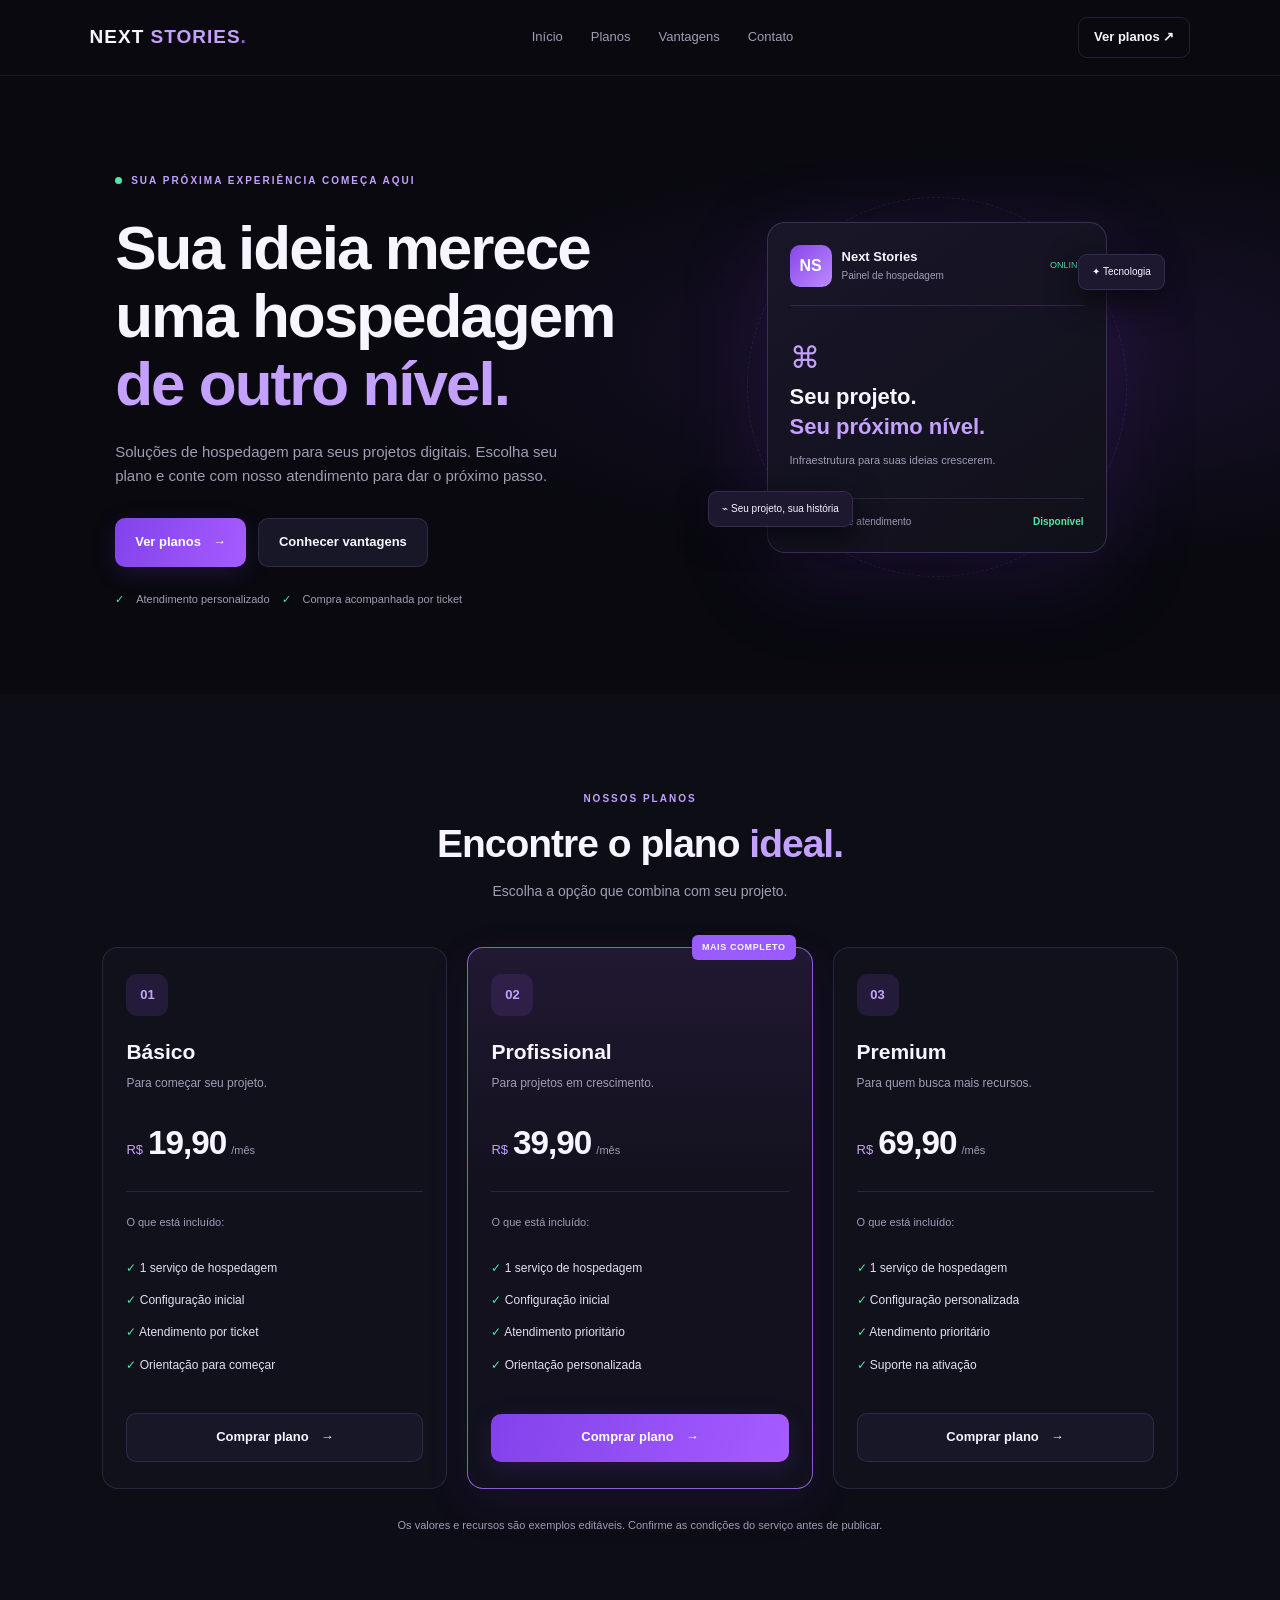
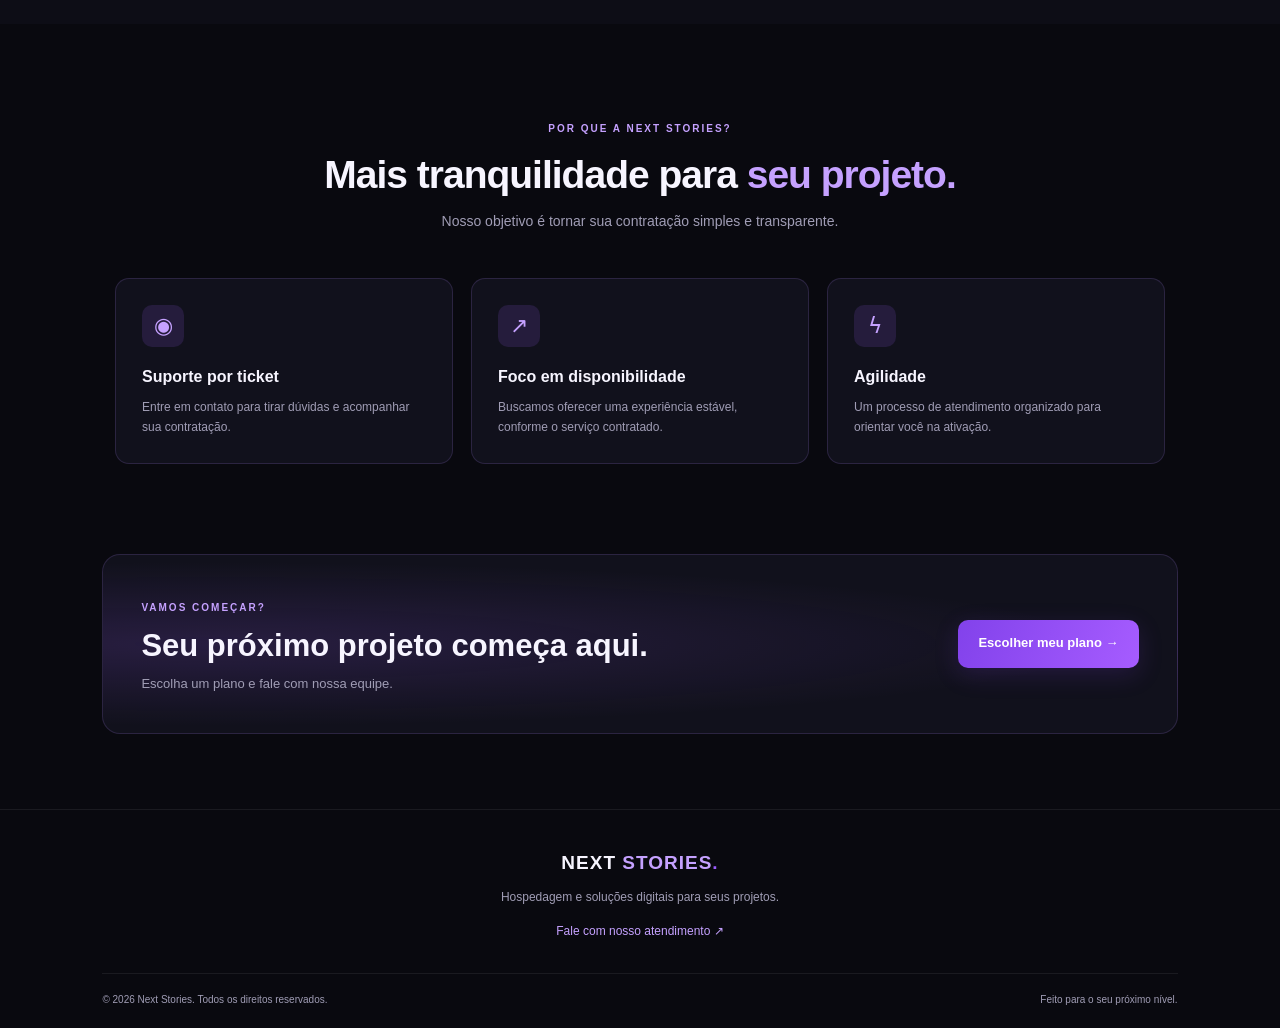
<file: index.html>
<!DOCTYPE html>
<html lang="pt-BR">
<head>
  <meta charset="UTF-8">
  <meta name="viewport" content="width=device-width, initial-scale=1.0">
  <meta name="theme-color" content="#09090f">
  <meta name="description" content="Conheça os planos de hospedagem da Next Stories. Escolha seu plano e finalize sua compra pelo atendimento.">
  <title>Next Stories | Hospedagem</title>
  <link rel="stylesheet" href="style.css">
  <script src="script.js" defer></script>
</head>
<body>
  <header class="header">
    <a class="logo" href="index.html">NEXT <span>STORIES</span><i>.</i></a>
    <nav class="nav">
      <a href="#inicio">Início</a><a href="#planos">Planos</a><a href="#vantagens">Vantagens</a><a href="#contato">Contato</a>
    </nav>
    <a class="header-button" href="#planos">Ver planos ↗</a>
  </header>

  <main>
    <section class="hero" id="inicio">
      <div class="hero-content">
        <span class="eyebrow"><span class="status-dot"></span> SUA PRÓXIMA EXPERIÊNCIA COMEÇA AQUI</span>
        <h1>Sua ideia merece<br>uma hospedagem<br><span>de outro nível.</span></h1>
        <p>Soluções de hospedagem para seus projetos digitais. Escolha seu plano e conte com nosso atendimento para dar o próximo passo.</p>
        <div class="hero-actions">
          <a class="button button-primary" href="#planos">Ver planos <span>→</span></a>
          <a class="button button-secondary" href="#vantagens">Conhecer vantagens</a>
        </div>
        <div class="hero-note"><span>✓</span> Atendimento personalizado <span>✓</span> Compra acompanhada por ticket</div>
      </div>
      <div class="hero-visual" aria-hidden="true">
        <div class="orbit orbit-one"></div><div class="orbit orbit-two"></div>
        <div class="server-card">
          <div class="server-top">
            <div class="server-icon">NS</div><div><strong>Next Stories</strong><small>Painel de hospedagem</small></div><span class="online-label">ONLINE</span>
          </div>
          <div class="server-main"><span class="server-symbol">⌘</span><h3>Seu projeto.</h3><h3 class="purple-text">Seu próximo nível.</h3><p>Infraestrutura para suas ideias crescerem.</p></div>
          <div class="server-status"><div><span class="status-dot"></span><small>Sistema de atendimento</small></div><strong>Disponível</strong></div>
        </div>
        <div class="floating-tag tag-top">✦ Tecnologia</div><div class="floating-tag tag-bottom">⌁ Seu projeto, sua história</div>
      </div>
    </section>

    <section class="plans section" id="planos">
      <div class="section-heading"><span class="eyebrow">NOSSOS PLANOS</span><h2>Encontre o plano <span>ideal.</span></h2><p>Escolha a opção que combina com seu projeto.</p></div>
      <div class="plans-grid">
        <article class="plan-card">
          <div class="plan-icon">01</div><h3>Básico</h3><p class="plan-description">Para começar seu projeto.</p>
          <div class="price"><span>R$</span><strong>19,90</strong><small>/mês</small></div><div class="plan-divider"></div><p class="features-title">O que está incluído:</p>
          <ul class="features"><li>✓ 1 serviço de hospedagem</li><li>✓ Configuração inicial</li><li>✓ Atendimento por ticket</li><li>✓ Orientação para começar</li></ul>
          <a class="button button-secondary plan-button" href="ticket.html?plano=basico">Comprar plano <span>→</span></a>
        </article>
        <article class="plan-card featured">
          <div class="popular-label">MAIS COMPLETO</div><div class="plan-icon">02</div><h3>Profissional</h3><p class="plan-description">Para projetos em crescimento.</p>
          <div class="price"><span>R$</span><strong>39,90</strong><small>/mês</small></div><div class="plan-divider"></div><p class="features-title">O que está incluído:</p>
          <ul class="features"><li>✓ 1 serviço de hospedagem</li><li>✓ Configuração inicial</li><li>✓ Atendimento prioritário</li><li>✓ Orientação personalizada</li></ul>
          <a class="button button-primary plan-button" href="ticket.html?plano=profissional">Comprar plano <span>→</span></a>
        </article>
        <article class="plan-card">
          <div class="plan-icon">03</div><h3>Premium</h3><p class="plan-description">Para quem busca mais recursos.</p>
          <div class="price"><span>R$</span><strong>69,90</strong><small>/mês</small></div><div class="plan-divider"></div><p class="features-title">O que está incluído:</p>
          <ul class="features"><li>✓ 1 serviço de hospedagem</li><li>✓ Configuração personalizada</li><li>✓ Atendimento prioritário</li><li>✓ Suporte na ativação</li></ul>
          <a class="button button-secondary plan-button" href="ticket.html?plano=premium">Comprar plano <span>→</span></a>
        </article>
      </div>
      <p class="plans-notice">Os valores e recursos são exemplos editáveis. Confirme as condições do serviço antes de publicar.</p>
    </section>

    <section class="advantages section" id="vantagens">
      <div class="section-heading"><span class="eyebrow">POR QUE A NEXT STORIES?</span><h2>Mais tranquilidade para <span>seu projeto.</span></h2><p>Nosso objetivo é tornar sua contratação simples e transparente.</p></div>
      <div class="advantages-grid">
        <article class="advantage-card"><div class="advantage-icon">◉</div><h3>Suporte por ticket</h3><p>Entre em contato para tirar dúvidas e acompanhar sua contratação.</p></article>
        <article class="advantage-card"><div class="advantage-icon">↗</div><h3>Foco em disponibilidade</h3><p>Buscamos oferecer uma experiência estável, conforme o serviço contratado.</p></article>
        <article class="advantage-card"><div class="advantage-icon">ϟ</div><h3>Agilidade</h3><p>Um processo de atendimento organizado para orientar você na ativação.</p></article>
      </div>
    </section>

    <section class="cta-section"><div><span class="eyebrow">VAMOS COMEÇAR?</span><h2>Seu próximo projeto começa aqui.</h2><p>Escolha um plano e fale com nossa equipe.</p></div><a class="button button-primary" href="#planos">Escolher meu plano →</a></section>
  </main>

  <footer class="footer" id="contato">
    <a class="logo" href="index.html">NEXT <span>STORIES</span><i>.</i></a><p>Hospedagem e soluções digitais para seus projetos.</p>
    <a id="contact-link" href="ticket.html">Fale com nosso atendimento ↗</a>
    <div class="footer-bottom"><span>© <span id="current-year">2026</span> Next Stories. Todos os direitos reservados.</span><span>Feito para o seu próximo nível.</span></div>
  </footer>
</body>
</html>
</file>
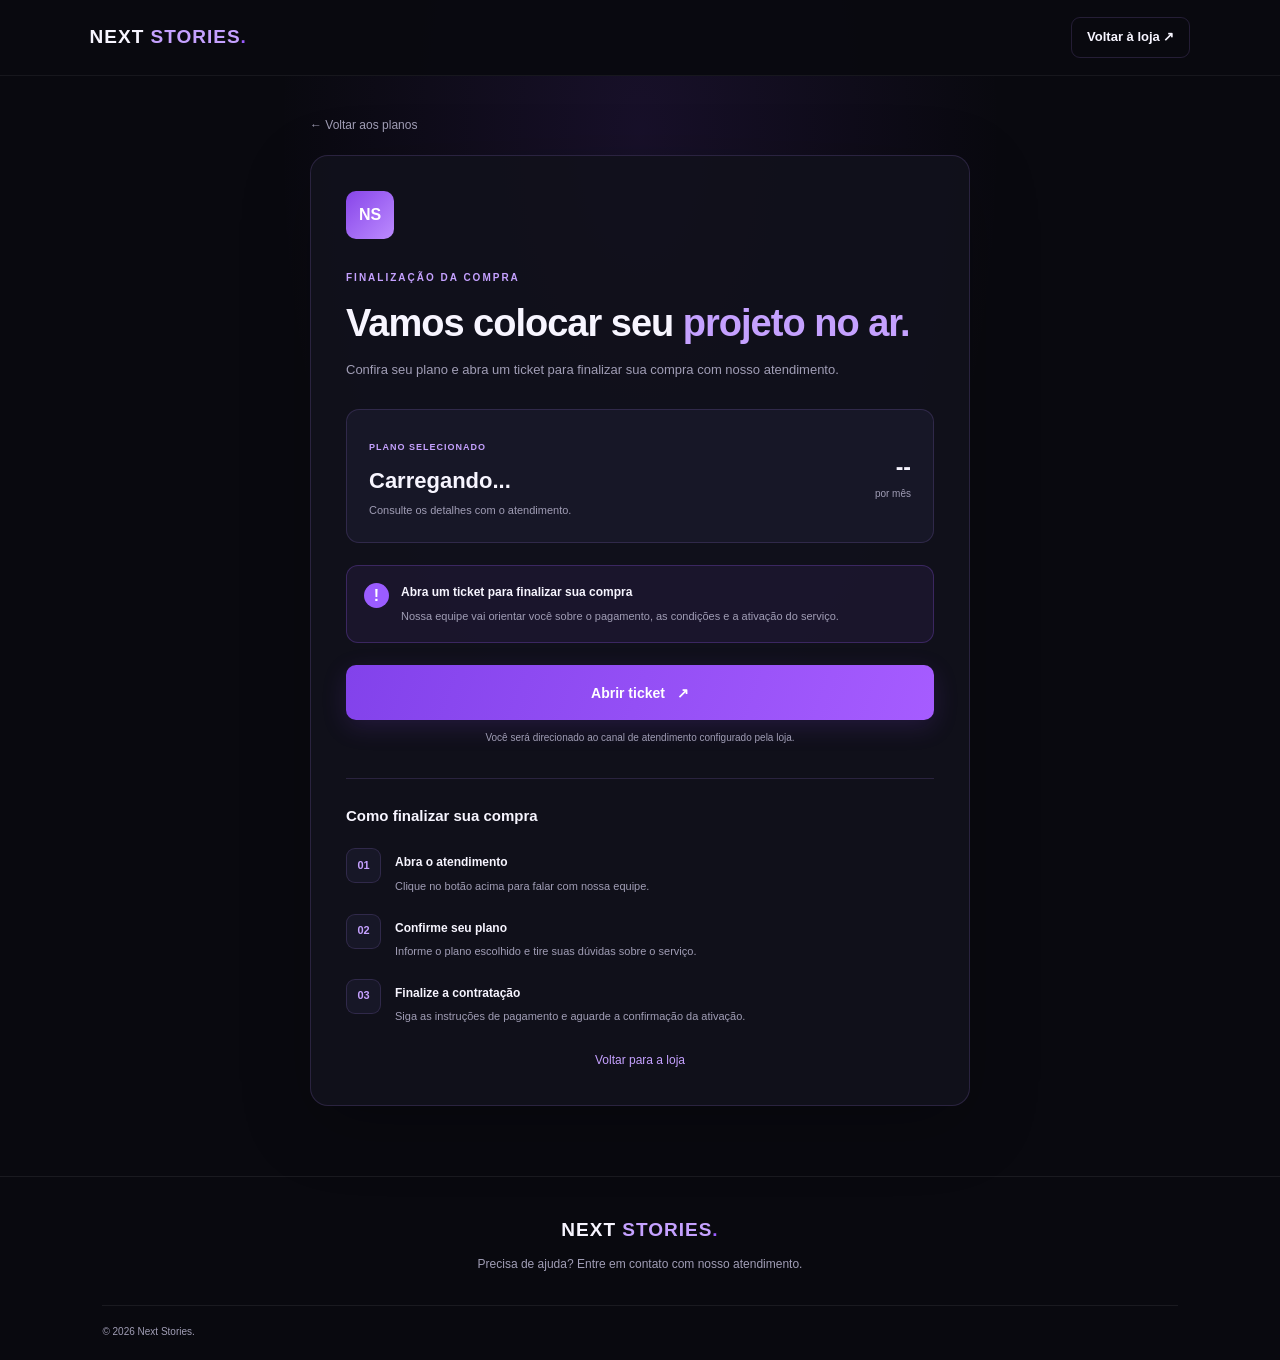
<file: ticket.html>
<!DOCTYPE html>
<html lang="pt-BR">
<head>
  <meta charset="UTF-8">
  <meta name="viewport" content="width=device-width, initial-scale=1.0">
  <meta name="theme-color" content="#09090f">
  <meta name="robots" content="noindex">
  <title>Finalizar compra | Next Stories</title>
  <link rel="stylesheet" href="style.css">
  <script src="script.js" defer></script>
</head>
<body class="ticket-page">
  <header class="header">
    <a class="logo" href="index.html">NEXT <span>STORIES</span><i>.</i></a>
    <a class="header-button" href="index.html#planos">Voltar à loja ↗</a>
  </header>
  <main class="ticket-main">
    <a class="back-link" href="index.html#planos">← Voltar aos planos</a>
    <section class="ticket-card">
      <div class="ticket-symbol">NS</div>
      <span class="eyebrow">FINALIZAÇÃO DA COMPRA</span>
      <h1>Vamos colocar seu <span>projeto no ar.</span></h1>
      <p class="ticket-intro">Confira seu plano e abra um ticket para finalizar sua compra com nosso atendimento.</p>
      <div class="selected-plan">
        <div><small>PLANO SELECIONADO</small><h2 id="ticket-plan">Carregando...</h2><p id="ticket-description">Consulte os detalhes com o atendimento.</p></div>
        <div class="ticket-price"><strong id="ticket-price">--</strong><span>por mês</span></div>
      </div>
      <div class="ticket-message"><span class="message-icon">!</span><div><strong>Abra um ticket para finalizar sua compra</strong><p>Nossa equipe vai orientar você sobre o pagamento, as condições e a ativação do serviço.</p></div></div>
      <a id="open-ticket" class="button button-primary ticket-button" href="https://wa.me/5500000000000" target="_blank" rel="noopener noreferrer">Abrir ticket <span>↗</span></a>
      <p class="ticket-note">Você será direcionado ao canal de atendimento configurado pela loja.</p>
      <div class="steps">
        <h3>Como finalizar sua compra</h3>
        <div class="step"><span>01</span><div><strong>Abra o atendimento</strong><p>Clique no botão acima para falar com nossa equipe.</p></div></div>
        <div class="step"><span>02</span><div><strong>Confirme seu plano</strong><p>Informe o plano escolhido e tire suas dúvidas sobre o serviço.</p></div></div>
        <div class="step"><span>03</span><div><strong>Finalize a contratação</strong><p>Siga as instruções de pagamento e aguarde a confirmação da ativação.</p></div></div>
      </div>
      <a class="text-link" href="index.html">Voltar para a loja</a>
    </section>
  </main>
  <footer class="footer ticket-footer"><a class="logo" href="index.html">NEXT <span>STORIES</span><i>.</i></a><p>Precisa de ajuda? Entre em contato com nosso atendimento.</p><div class="footer-bottom"><span>© <span id="ticket-year">2026</span> Next Stories.</span></div></footer>
</body>
</html>
</file>
<file: style.css>
:root{--bg:#09090f;--surface:#11111c;--surface-light:#171727;--purple:#9b5cff;--purple-light:#c5a1ff;--text:#f7f5ff;--muted:#a09db5;--border:rgba(177,139,255,.16);--green:#56e6a5}
*{box-sizing:border-box;margin:0;padding:0}
html{scroll-behavior:smooth;scroll-padding-top:90px}
body{background:var(--bg);color:var(--text);font-family:Arial,Helvetica,sans-serif;line-height:1.6;overflow-x:hidden}
a{color:inherit;text-decoration:none}
button,a{-webkit-tap-highlight-color:transparent}
a:focus-visible{outline:2px solid var(--purple-light);outline-offset:4px}
.header{min-height:76px;padding:16px 7%;display:flex;align-items:center;justify-content:space-between;gap:20px;border-bottom:1px solid rgba(255,255,255,.06);background:rgba(9,9,15,.94)}
.logo{font-size:19px;font-weight:900;letter-spacing:1px;white-space:nowrap}
.logo span{color:var(--purple-light)}.logo i{color:var(--purple);font-style:normal}
.nav{display:flex;gap:28px}.nav a{color:var(--muted);font-size:13px;transition:color .2s}.nav a:hover,.text-link:hover{color:var(--purple-light)}
.header-button{border:1px solid var(--border);border-radius:9px;padding:9px 15px;font-size:13px;font-weight:700;white-space:nowrap}.header-button:hover{background:var(--surface-light)}
.hero{min-height:580px;padding:90px 9% 85px;display:grid;grid-template-columns:1.1fr .9fr;align-items:center;gap:35px;position:relative;background:radial-gradient(ellipse at 80% 45%,rgba(123,64,220,.14),transparent 45%),var(--bg)}
.hero-content{max-width:620px}.eyebrow{color:var(--purple-light);font-size:10px;font-weight:800;letter-spacing:2px;display:inline-flex;align-items:center;gap:9px}
.status-dot{width:7px;height:7px;background:var(--green);border-radius:50%;display:inline-block;flex-shrink:0}
.hero h1{margin-top:22px;font-size:clamp(36px,5vw,62px);line-height:1.1;letter-spacing:-2px}
.hero h1 span,.section-heading h2 span,.ticket-card h1 span{color:var(--purple-light)}
.hero-content>p{color:var(--muted);max-width:470px;margin-top:22px;font-size:15px}
.hero-actions{display:flex;flex-wrap:wrap;gap:12px;margin-top:30px}
.button{min-height:48px;display:inline-flex;justify-content:center;align-items:center;gap:12px;padding:13px 20px;border-radius:10px;font-size:13px;font-weight:800;text-align:center;transition:transform .2s,background .2s,border-color .2s;cursor:pointer}
.button:hover{transform:translateY(-2px)}.button-primary{color:white;background:linear-gradient(110deg,#8242eb,#a65cff);box-shadow:0 7px 25px rgba(133,67,230,.17)}.button-primary:hover{background:linear-gradient(110deg,#9555f6,#b16cff)}
.button-secondary{color:var(--text);background:var(--surface-light);border:1px solid var(--border)}.button-secondary:hover{border-color:var(--purple)}
.hero-note{display:flex;flex-wrap:wrap;gap:12px;margin-top:24px;color:var(--muted);font-size:11px}.hero-note span{color:var(--green)}
.hero-visual{min-height:350px;display:flex;justify-content:center;align-items:center;position:relative}
.orbit{position:absolute;width:300px;height:300px;border:1px solid rgba(165,110,255,.12);border-radius:50%}.orbit-two{width:380px;height:380px;border-style:dashed}
.server-card{position:relative;z-index:1;width:min(100%,340px);border:1px solid rgba(173,130,255,.25);background:linear-gradient(145deg,#191629,#101019);border-radius:18px;padding:22px;box-shadow:0 25px 90px rgba(91,39,172,.2)}
.server-top{display:flex;align-items:center;gap:10px;padding-bottom:18px;border-bottom:1px solid var(--border)}
.server-icon,.ticket-symbol{display:grid;place-items:center;background:linear-gradient(135deg,#8745e9,#bc8bff);color:white;font-weight:900;border-radius:10px;width:42px;height:42px;flex-shrink:0}
.server-top strong,.server-top small{display:block}.server-top strong{font-size:13px}.server-top small{font-size:10px;color:var(--muted)}.online-label{color:var(--green);font-size:9px;margin-left:auto}
.server-main{padding:28px 0}.server-symbol{color:var(--purple-light);font-size:30px}.server-main h3{font-size:22px;line-height:1.4}.purple-text{color:var(--purple-light)}.server-main p{font-size:11px;color:var(--muted);margin-top:9px}
.server-status{padding-top:15px;border-top:1px solid var(--border);display:flex;justify-content:space-between;align-items:center;gap:8px}.server-status div{display:flex;align-items:center;gap:7px}.server-status small,.server-status strong{font-size:10px}.server-status small{color:var(--muted)}.server-status strong{color:var(--green)}
.floating-tag{position:absolute;z-index:2;background:#1d1830;border:1px solid var(--border);border-radius:9px;padding:9px 13px;font-size:10px;box-shadow:0 10px 30px #09090f}.tag-top{top:12%;right:0}.tag-bottom{bottom:10%;left:0}
.section{padding:90px 8%}.plans{background:#0d0d16}.section-heading{text-align:center;max-width:650px;margin:0 auto 45px}.section-heading h2{font-size:clamp(28px,4vw,39px);line-height:1.2;margin-top:12px;letter-spacing:-1px}.section-heading>p{margin-top:12px;color:var(--muted);font-size:14px}
.plans-grid{max-width:1100px;margin:auto;display:grid;grid-template-columns:repeat(3,minmax(0,1fr));gap:20px;align-items:stretch}
.plan-card{position:relative;background:var(--surface);border:1px solid var(--border);border-radius:16px;padding:26px 23px;display:flex;flex-direction:column;min-width:0}
.plan-card.featured{border-color:rgba(169,112,255,.8);background:linear-gradient(180deg,#211832,#12111d 45%);box-shadow:0 15px 45px rgba(117,58,200,.1)}
.popular-label{position:absolute;top:-13px;right:16px;padding:5px 10px;background:var(--purple);border-radius:6px;font-size:9px;font-weight:900;letter-spacing:.6px}
.plan-icon{width:42px;height:42px;display:grid;place-items:center;border-radius:11px;background:rgba(156,92,255,.13);color:var(--purple-light);font-size:13px;font-weight:900}
.plan-card h3{margin-top:19px;font-size:21px}.plan-description{margin-top:5px;color:var(--muted);font-size:12px}
.price{display:flex;align-items:baseline;gap:5px;margin-top:23px;white-space:nowrap}.price>span{font-size:13px;color:var(--purple-light)}.price strong{font-size:clamp(25px,2.6vw,34px);letter-spacing:-1px}.price small{font-size:11px;color:var(--muted)}
.plan-divider{height:1px;background:var(--border);margin:22px 0}.features-title{color:var(--muted);font-size:11px}.features{list-style:none;margin:14px 0 25px;flex:1}.features li{font-size:12px;margin:13px 0;color:#e3dff0}.features li::first-letter{color:var(--green)}.plan-button{width:100%;margin-top:auto}
.plans-notice{text-align:center;color:var(--muted);font-size:11px;margin-top:28px}.advantages{background:var(--bg)}
.advantages-grid{max-width:1050px;margin:auto;display:grid;grid-template-columns:repeat(3,minmax(0,1fr));gap:18px}
.advantage-card{padding:26px;border:1px solid var(--border);background:var(--surface);border-radius:14px}.advantage-icon{width:42px;height:42px;display:grid;place-items:center;background:rgba(156,92,255,.14);color:var(--purple-light);font-size:22px;border-radius:10px}
.advantage-card h3{margin-top:17px;font-size:16px}.advantage-card p{color:var(--muted);margin-top:9px;font-size:12px}
.cta-section{margin:0 8% 75px;padding:38px;border-radius:18px;border:1px solid var(--border);background:radial-gradient(ellipse at 10% 50%,rgba(156,92,255,.16),transparent 65%),var(--surface);display:flex;align-items:center;justify-content:space-between;gap:25px}
.cta-section h2{font-size:clamp(22px,3vw,31px);margin-top:8px;line-height:1.3}.cta-section p{color:var(--muted);margin-top:7px;font-size:13px}.cta-section .button{flex-shrink:0}
.footer{padding:38px 8% 20px;border-top:1px solid rgba(255,255,255,.07);text-align:center}.footer>p{margin-top:10px;color:var(--muted);font-size:12px}.footer>a:not(.logo){display:inline-block;margin-top:15px;color:var(--purple-light);font-size:12px}
.footer-bottom{display:flex;justify-content:space-between;gap:15px;margin-top:30px;padding-top:18px;border-top:1px solid rgba(255,255,255,.07);color:var(--muted);font-size:10px}
.ticket-page{background:radial-gradient(ellipse at 50% 10%,rgba(123,64,220,.13),transparent 40%),var(--bg)}
.ticket-main{width:100%;max-width:700px;padding:35px 20px 70px;margin:auto}.back-link{display:inline-block;color:var(--muted);font-size:12px;margin-bottom:20px}
.ticket-card{padding:35px;border:1px solid var(--border);background:rgba(17,17,28,.95);border-radius:18px;box-shadow:0 20px 70px rgba(0,0,0,.22)}
.ticket-symbol{margin-bottom:24px;width:48px;height:48px}.ticket-card h1{font-size:clamp(27px,5vw,38px);line-height:1.2;margin-top:12px;letter-spacing:-1px}
.ticket-intro{margin-top:14px;font-size:13px;color:var(--muted)}
.selected-plan{display:flex;justify-content:space-between;align-items:center;gap:18px;margin-top:28px;padding:22px;border:1px solid var(--border);background:var(--surface-light);border-radius:13px}
.selected-plan small{color:var(--purple-light);font-size:9px;font-weight:800;letter-spacing:1px}.selected-plan h2{font-size:22px;margin-top:5px}.selected-plan p{color:var(--muted);font-size:11px;margin-top:4px}
.ticket-price{text-align:right;flex-shrink:0}.ticket-price strong{display:block;font-size:23px;white-space:nowrap}.ticket-price span{display:block;color:var(--muted);font-size:10px}
.ticket-message{display:flex;gap:12px;margin-top:22px;padding:17px;border:1px solid rgba(155,92,255,.25);background:rgba(155,92,255,.08);border-radius:12px}
.message-icon{display:grid;place-items:center;flex-shrink:0;width:25px;height:25px;border-radius:50%;color:white;background:var(--purple);font-weight:900}
.ticket-message strong{display:block;font-size:12px}.ticket-message p{margin-top:6px;color:var(--muted);font-size:11px}
.ticket-button{width:100%;min-height:55px;margin-top:22px;font-size:14px}.ticket-note{margin-top:10px;color:var(--muted);font-size:10px;text-align:center}
.steps{margin-top:32px;padding-top:25px;border-top:1px solid var(--border)}.steps>h3{margin-bottom:20px;font-size:15px}.step{display:flex;gap:14px;margin:18px 0}
.step>span{width:35px;height:35px;flex-shrink:0;display:grid;place-items:center;border:1px solid var(--border);background:var(--surface-light);border-radius:9px;color:var(--purple-light);font-size:11px;font-weight:900}
.step strong{font-size:12px}.step p{margin-top:4px;font-size:11px;color:var(--muted)}.text-link{display:block;width:fit-content;margin:25px auto 0;color:var(--purple-light);font-size:12px}.ticket-footer{margin-top:0}
@media(max-width:850px){.header{padding:15px 5%}.nav{gap:15px}.hero{padding:65px 6%;gap:15px}.hero h1{font-size:clamp(34px,5vw,47px)}.section{padding:70px 5%}.plans-grid{gap:12px}.plan-card{padding:22px 16px}.advantages-grid{gap:12px}.advantage-card{padding:20px}}
@media(max-width:620px){.header{flex-wrap:wrap;justify-content:space-between;gap:13px;padding:14px 5%}.logo{font-size:17px}.header-button{font-size:11px;padding:9px 11px}.nav{order:3;width:100%;justify-content:space-between;gap:8px;overflow-x:auto}.nav a{font-size:11px;white-space:nowrap;padding:5px 0}
.hero{grid-template-columns:1fr;padding:55px 6% 35px}.hero h1{font-size:clamp(37px,10vw,52px);letter-spacing:-1.5px}.hero-content>p{font-size:13px}.hero-note{gap:8px;font-size:10px}.hero-visual{min-height:320px;margin-top:15px}.server-card{width:min(88%,340px)}.orbit{width:260px;height:260px}.orbit-two{width:310px;height:310px}.tag-top{right:0;top:5%}.tag-bottom{left:0;bottom:4%}
.section{padding:60px 5%}.section-heading{margin-bottom:32px}.section-heading h2{font-size:29px}.plans-grid,.advantages-grid{grid-template-columns:1fr;gap:20px}.plan-card{padding:25px}.price strong{font-size:34px}.plan-card h3{font-size:22px}.features li{font-size:13px}
.cta-section{margin:0 5% 50px;padding:26px 22px;flex-direction:column;align-items:stretch;text-align:center}.cta-section .button{width:100%}.footer{padding:32px 5% 18px}.footer-bottom{flex-direction:column;gap:7px}
.ticket-main{padding:25px 14px 50px}.ticket-card{padding:25px 18px}.ticket-card h1{font-size:30px}.selected-plan{padding:17px 13px;gap:8px}.selected-plan h2{font-size:19px}.selected-plan p{max-width:180px}.ticket-price strong{font-size:20px}}
@media(prefers-reduced-motion:reduce){html{scroll-behavior:auto}*,*::before,*::after{animation-duration:.01ms!important;transition-duration:.01ms!important}}
</file>
